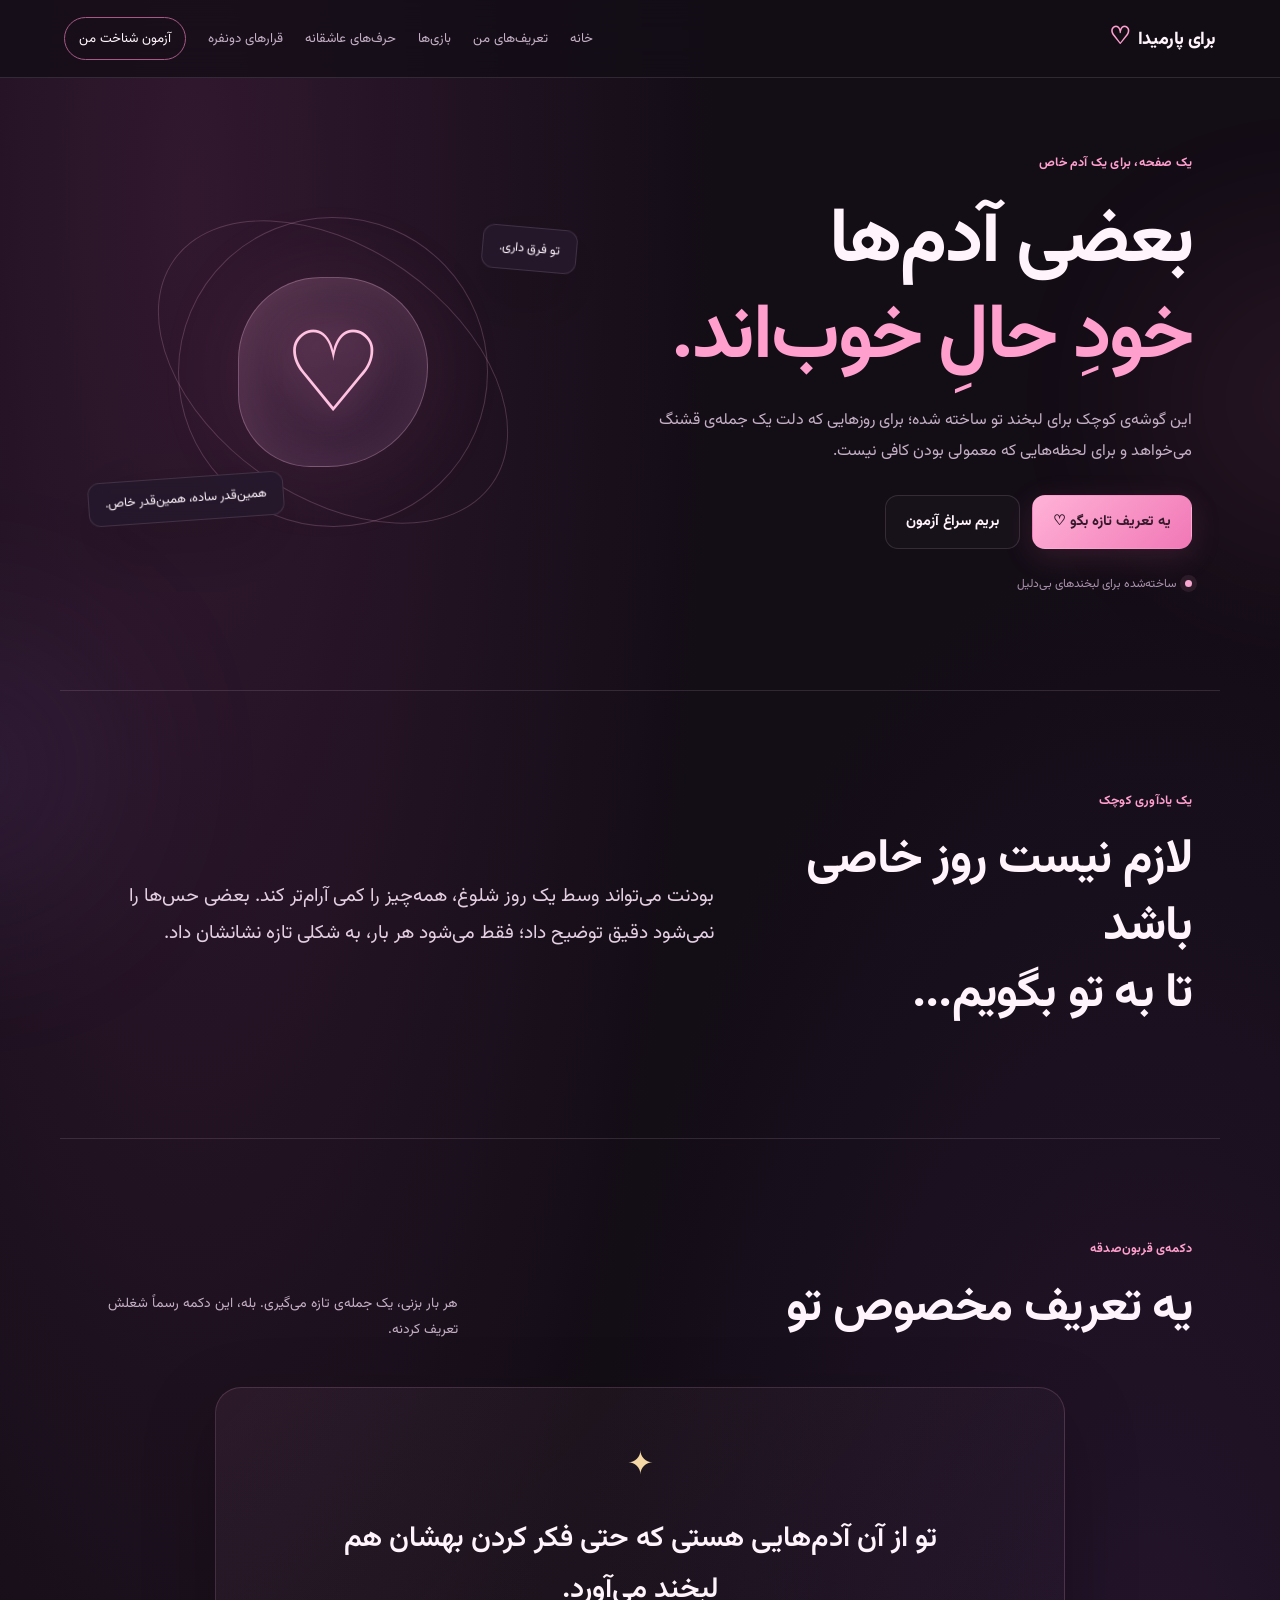
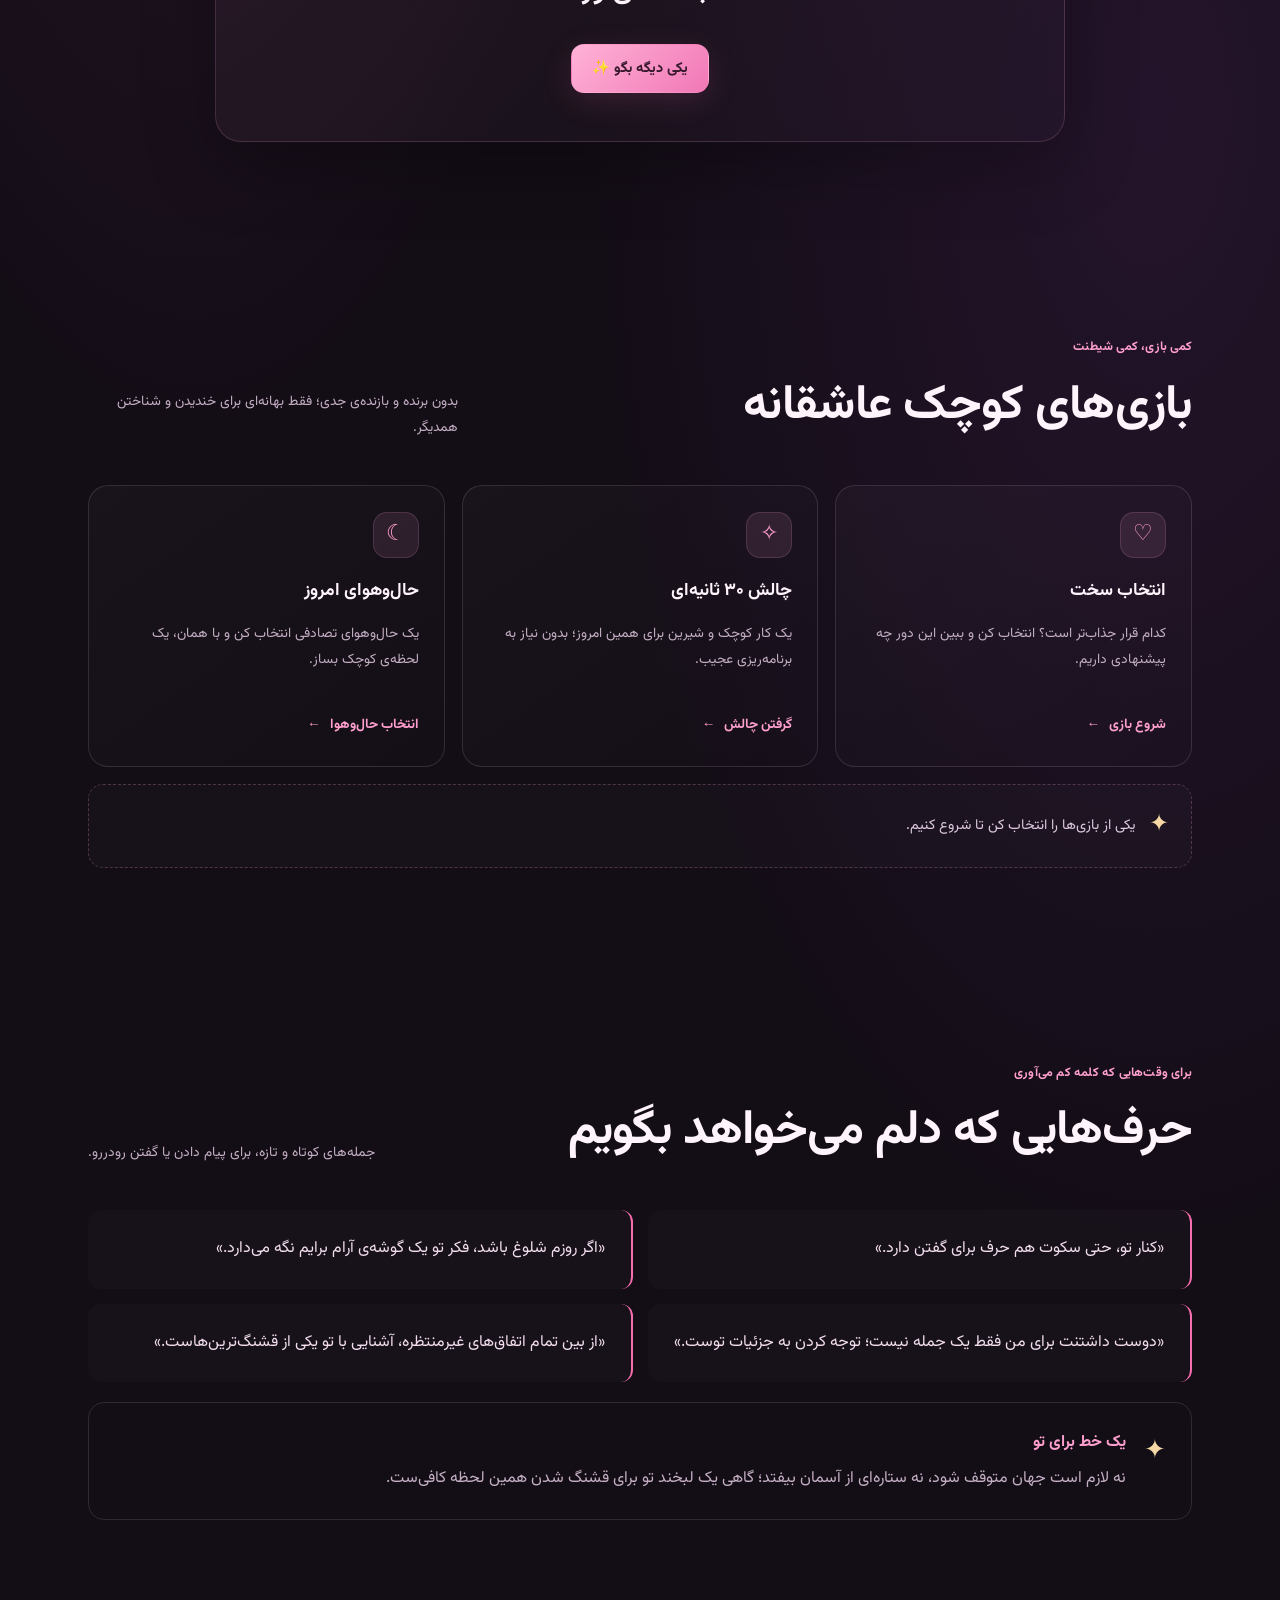
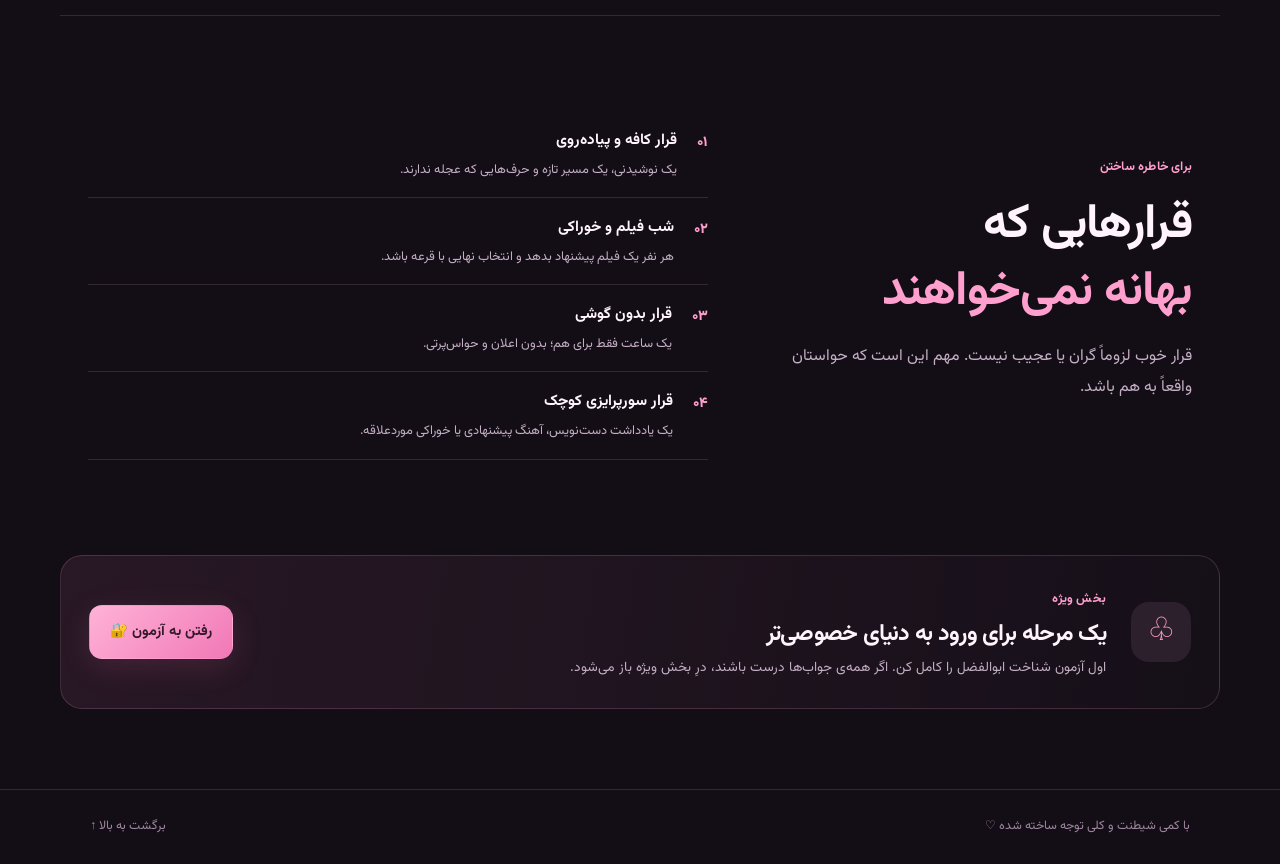
<file: index.html>
<!doctype html>
<html lang="fa" dir="rtl">
<head>
  <meta charset="utf-8"><meta name="viewport" content="width=device-width, initial-scale=1">
  <meta name="theme-color" content="#190f1b"><meta name="description" content="یک گوشه‌ی کوچک و عاشقانه برای پارمیدا">
  <title>برای پارمیدا ♡</title><link rel="stylesheet" href="style.css">
</head>
<body>
  <div class="ambient ambient-one"></div><div class="ambient ambient-two"></div>
  <header class="topbar"><a class="brand" href="index.html">برای پارمیدا <span>♡</span></a><button class="menu-toggle" aria-label="باز کردن منو" id="menuToggle">☰</button>
    <nav id="nav"><a href="#home">خانه</a><a href="#compliments">تعریف‌های من</a><a href="#games">بازی‌ها</a><a href="#words">حرف‌های عاشقانه</a><a href="#dates">قرارهای دونفره</a><a href="quiz.html" class="nav-cta">آزمون شناخت من</a></nav>
  </header>
  <main>
    <section class="hero section" id="home"><div class="hero-copy"><span class="eyebrow">یک صفحه، برای یک آدم خاص</span><h1>بعضی آدم‌ها<br><em>خودِ حالِ خوب‌اند.</em></h1><p>این گوشه‌ی کوچک برای لبخند تو ساخته شده؛ برای روزهایی که دلت یک جمله‌ی قشنگ می‌خواهد و برای لحظه‌هایی که معمولی بودن کافی نیست.</p><div class="hero-actions"><a class="button primary" href="#compliments">یه تعریف تازه بگو ♡</a><a class="button ghost" href="quiz.html">بریم سراغ آزمون</a></div><div class="hero-note"><span class="pulse"></span> ساخته‌شده برای لبخندهای بی‌دلیل</div></div><div class="hero-art"><div class="orbit orbit-a"></div><div class="orbit orbit-b"></div><div class="heart-glass">♡</div><div class="floating-note note-a">تو فرق داری.</div><div class="floating-note note-b">همین‌قدر ساده، همین‌قدر خاص.</div></div></section>
    <section class="section intro-grid"><div><span class="eyebrow">یک یادآوری کوچک</span><h2>لازم نیست روز خاصی باشد<br>تا به تو بگویم...</h2></div><p class="large-copy">بودنت می‌تواند وسط یک روز شلوغ، همه‌چیز را کمی آرام‌تر کند. بعضی حس‌ها را نمی‌شود دقیق توضیح داد؛ فقط می‌شود هر بار، به شکلی تازه نشانشان داد.</p></section>
    <section class="section" id="compliments"><div class="section-heading"><div><span class="eyebrow">دکمه‌ی قربون‌صدقه</span><h2>یه تعریف مخصوص تو</h2></div><p>هر بار بزنی، یک جمله‌ی تازه می‌گیری. بله، این دکمه رسماً شغلش تعریف کردنه.</p></div><div class="compliment-card"><span class="sparkle">✦</span><p id="complimentText" aria-live="polite">تو از آن آدم‌هایی هستی که حتی فکر کردن بهشان هم لبخند می‌آورد.</p><button class="button primary" id="complimentBtn">یکی دیگه بگو ✨</button></div></section>
    <section class="section" id="games"><div class="section-heading"><div><span class="eyebrow">کمی بازی، کمی شیطنت</span><h2>بازی‌های کوچک عاشقانه</h2></div><p>بدون برنده و بازنده‌ی جدی؛ فقط بهانه‌ای برای خندیدن و شناختن همدیگر.</p></div><div class="card-grid three">
      <article class="feature-card"><div class="card-icon">♡</div><h3>انتخاب سخت</h3><p>کدام قرار جذاب‌تر است؟ انتخاب کن و ببین این دور چه پیشنهادی داریم.</p><button class="text-button" data-game="choice">شروع بازی <span>←</span></button></article>
      <article class="feature-card"><div class="card-icon">✧</div><h3>چالش ۳۰ ثانیه‌ای</h3><p>یک کار کوچک و شیرین برای همین امروز؛ بدون نیاز به برنامه‌ریزی عجیب.</p><button class="text-button" data-game="challenge">گرفتن چالش <span>←</span></button></article>
      <article class="feature-card"><div class="card-icon">☾</div><h3>حال‌وهوای امروز</h3><p>یک حال‌وهوای تصادفی انتخاب کن و با همان، یک لحظه‌ی کوچک بساز.</p><button class="text-button" data-game="mood">انتخاب حال‌وهوا <span>←</span></button></article>
    </div><div class="game-result" id="gameResult" aria-live="polite"><span>✦</span><p>یکی از بازی‌ها را انتخاب کن تا شروع کنیم.</p></div></section>
    <section class="section" id="words"><div class="section-heading"><div><span class="eyebrow">برای وقت‌هایی که کلمه کم می‌آوری</span><h2>حرف‌هایی که دلم می‌خواهد بگویم</h2></div><p>جمله‌های کوتاه و تازه، برای پیام دادن یا گفتن رو‌در‌رو.</p></div><div class="quote-grid"><blockquote>«کنار تو، حتی سکوت هم حرف برای گفتن دارد.»</blockquote><blockquote>«اگر روزم شلوغ باشد، فکر تو یک گوشه‌ی آرام برایم نگه می‌دارد.»</blockquote><blockquote>«دوست داشتنت برای من فقط یک جمله نیست؛ توجه کردن به جزئیات توست.»</blockquote><blockquote>«از بین تمام اتفاق‌های غیرمنتظره، آشنایی با تو یکی از قشنگ‌ترین‌هاست.»</blockquote></div><div class="poem-note"><span>✦</span><div><strong>یک خط برای تو</strong><p>نه لازم است جهان متوقف شود، نه ستاره‌ای از آسمان بیفتد؛ گاهی یک لبخند تو برای قشنگ شدن همین لحظه کافی‌ست.</p></div></div></section>
    <section class="section date-section" id="dates"><div class="date-copy"><span class="eyebrow">برای خاطره ساختن</span><h2>قرارهایی که<br><em>بهانه نمی‌خواهند</em></h2><p>قرار خوب لزوماً گران یا عجیب نیست. مهم این است که حواستان واقعاً به هم باشد.</p></div><div class="date-list"><div><span>۰۱</span><p><strong>قرار کافه و پیاده‌روی</strong><small>یک نوشیدنی، یک مسیر تازه و حرف‌هایی که عجله ندارند.</small></p></div><div><span>۰۲</span><p><strong>شب فیلم و خوراکی</strong><small>هر نفر یک فیلم پیشنهاد بدهد و انتخاب نهایی با قرعه باشد.</small></p></div><div><span>۰۳</span><p><strong>قرار بدون گوشی</strong><small>یک ساعت فقط برای هم؛ بدون اعلان و حواس‌پرتی.</small></p></div><div><span>۰۴</span><p><strong>قرار سورپرایزی کوچک</strong><small>یک یادداشت دست‌نویس، آهنگ پیشنهادی یا خوراکی موردعلاقه.</small></p></div></div></section>
    <section class="section special-teaser"><div class="lock-symbol">♧</div><div><span class="eyebrow">بخش ویژه</span><h2>یک مرحله برای ورود به دنیای خصوصی‌تر</h2><p>اول آزمون شناخت ابوالفضل را کامل کن. اگر همه‌ی جواب‌ها درست باشند، درِ بخش ویژه باز می‌شود.</p></div><a href="quiz.html" class="button primary">رفتن به آزمون 🔐</a></section>
  </main>
  <footer><span>با کمی شیطنت و کلی توجه ساخته شده ♡</span><a href="#home">برگشت به بالا ↑</a></footer>
  <script src="script.js"></script>
</body></html>
</file>
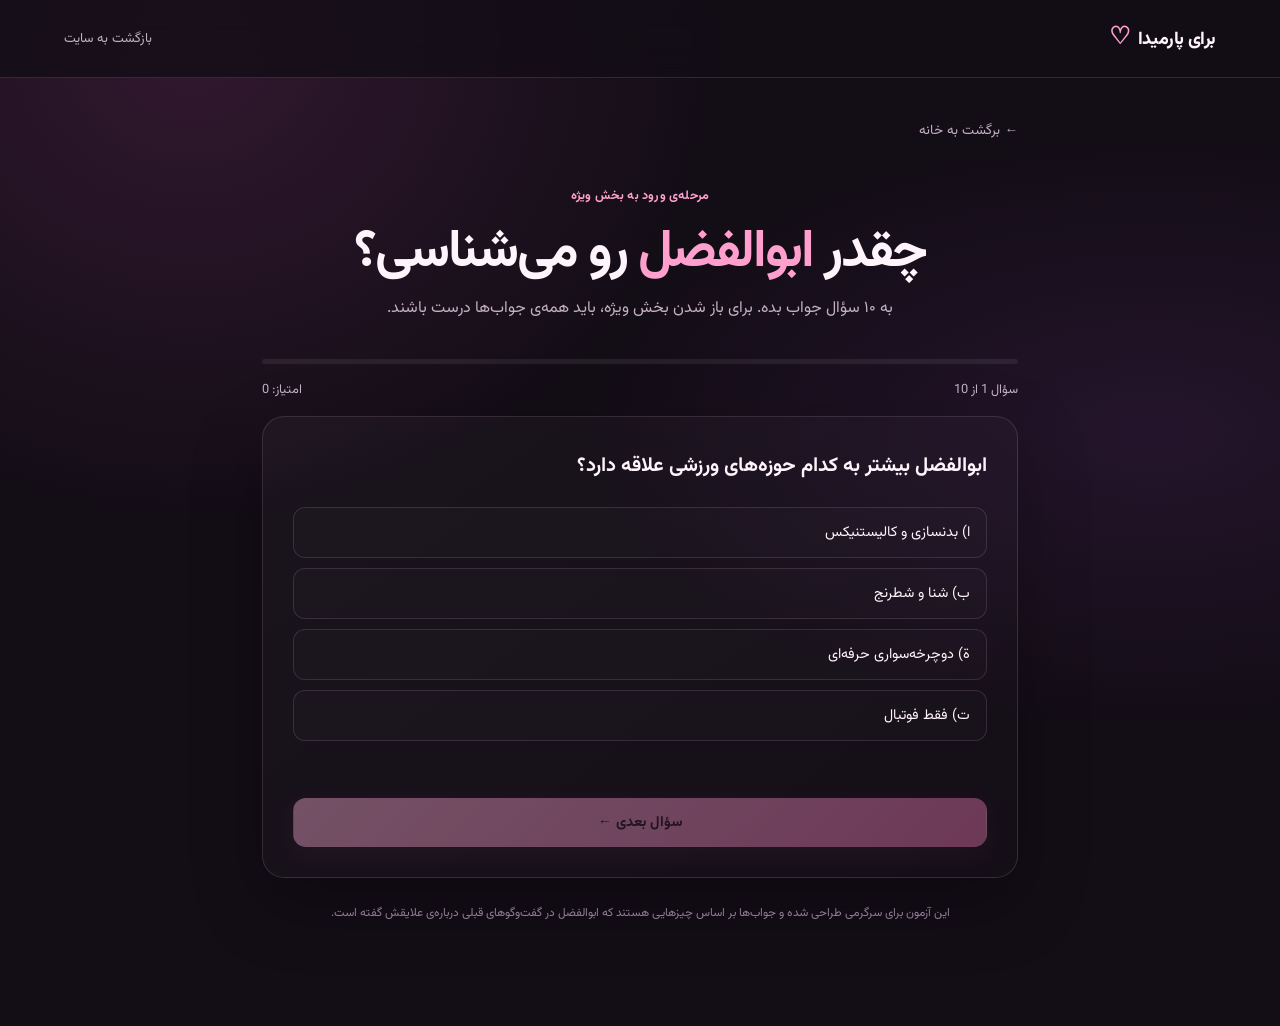
<file: quiz.html>
<!doctype html><html lang="fa" dir="rtl"><head><meta charset="utf-8"><meta name="viewport" content="width=device-width, initial-scale=1"><meta name="theme-color" content="#190f1b"><title>چقدر ابوالفضل رو می‌شناسی؟</title><link rel="stylesheet" href="style.css"></head><body class="subpage"><header class="topbar"><a class="brand" href="index.html">برای پارمیدا <span>♡</span></a><nav><a href="index.html">بازگشت به سایت</a></nav></header><main class="quiz-wrap"><a class="back-link" href="index.html">← برگشت به خانه</a><div class="quiz-heading"><span class="eyebrow">مرحله‌ی ورود به بخش ویژه</span><h1>چقدر <em>ابوالفضل</em> رو می‌شناسی؟</h1><p>به ۱۰ سؤال جواب بده. برای باز شدن بخش ویژه، باید همه‌ی جواب‌ها درست باشند.</p></div><div class="progress-line"><span id="progressBar"></span></div><div class="quiz-meta"><span id="questionCount">سؤال ۱ از ۱۰</span><span id="scoreLabel">امتیاز: ۰</span></div><section class="quiz-card" id="quizCard"><h2 id="questionText">در حال آماده‌سازی...</h2><div class="answers" id="answers"></div><p class="feedback" id="feedback" aria-live="polite"></p><button class="button primary full" id="nextBtn" disabled>سؤال بعدی ←</button></section><section class="result-card hidden" id="resultCard"><div class="result-icon" id="resultIcon">♡</div><h2 id="resultTitle"></h2><p id="resultText"></p><div id="resultActions"></div></section><p class="quiz-footnote">این آزمون برای سرگرمی طراحی شده و جواب‌ها بر اساس چیزهایی هستند که ابوالفضل در گفت‌وگوهای قبلی درباره‌ی علایقش گفته است.</p></main><script src="quiz.js"></script></body></html>
</file>
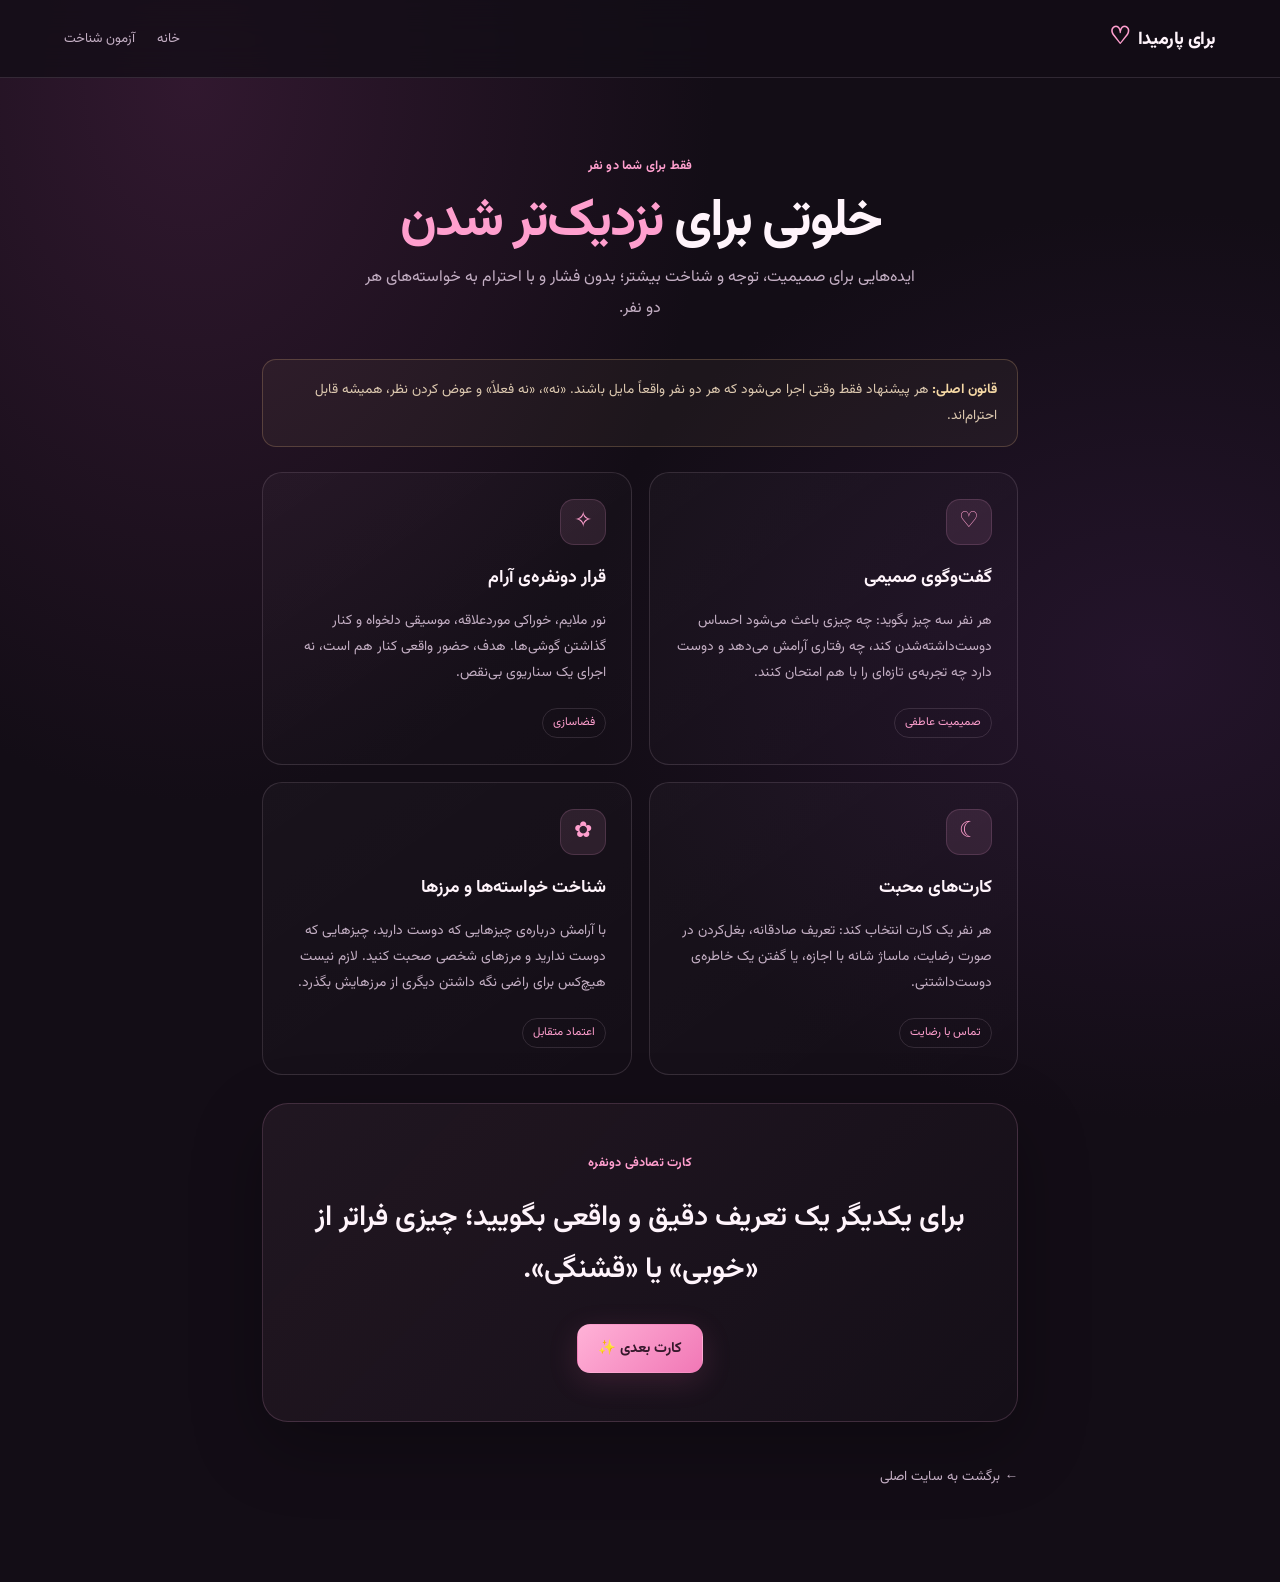
<file: special.html>
<!doctype html><html lang="fa" dir="rtl"><head><meta charset="utf-8"><meta name="viewport" content="width=device-width, initial-scale=1"><meta name="theme-color" content="#190f1b"><title>بخش ویژه‌ی ما</title><link rel="stylesheet" href="style.css"></head><body class="subpage"><header class="topbar"><a class="brand" href="index.html">برای پارمیدا <span>♡</span></a><nav><a href="index.html">خانه</a><a href="quiz.html">آزمون شناخت</a></nav></header><main class="special-wrap"><div id="lockedView" class="result-card"><div class="result-icon">🔐</div><span class="eyebrow">دسترسی محدود</span><h1>این بخش هنوز قفله</h1><p>برای ورود باید آزمون شناخت ابوالفضل رو با امتیاز کامل تموم کنی.</p><a href="quiz.html" class="button primary">رفتن به آزمون</a></div><div id="unlockedView" class="hidden"><div class="quiz-heading"><span class="eyebrow">فقط برای شما دو نفر</span><h1>خلوتی برای <em>نزدیک‌تر شدن</em></h1><p>ایده‌هایی برای صمیمیت، توجه و شناخت بیشتر؛ بدون فشار و با احترام به خواسته‌های هر دو نفر.</p></div><div class="notice"><strong>قانون اصلی:</strong> هر پیشنهاد فقط وقتی اجرا می‌شود که هر دو نفر واقعاً مایل باشند. «نه»، «نه فعلاً» و عوض کردن نظر، همیشه قابل احترام‌اند.</div><div class="card-grid two intimate-grid"><article class="feature-card"><div class="card-icon">♡</div><h3>گفت‌وگوی صمیمی</h3><p>هر نفر سه چیز بگوید: چه چیزی باعث می‌شود احساس دوست‌داشته‌شدن کند، چه رفتاری آرامش می‌دهد و دوست دارد چه تجربه‌ی تازه‌ای را با هم امتحان کنند.</p><span class="tag">صمیمیت عاطفی</span></article><article class="feature-card"><div class="card-icon">✧</div><h3>قرار دونفره‌ی آرام</h3><p>نور ملایم، خوراکی موردعلاقه، موسیقی دلخواه و کنار گذاشتن گوشی‌ها. هدف، حضور واقعی کنار هم است، نه اجرای یک سناریوی بی‌نقص.</p><span class="tag">فضاسازی</span></article><article class="feature-card"><div class="card-icon">☾</div><h3>کارت‌های محبت</h3><p>هر نفر یک کارت انتخاب کند: تعریف صادقانه، بغل‌کردن در صورت رضایت، ماساژ شانه با اجازه، یا گفتن یک خاطره‌ی دوست‌داشتنی.</p><span class="tag">تماس با رضایت</span></article><article class="feature-card"><div class="card-icon">✿</div><h3>شناخت خواسته‌ها و مرزها</h3><p>با آرامش درباره‌ی چیزهایی که دوست دارید، چیزهایی که دوست ندارید و مرزهای شخصی صحبت کنید. لازم نیست هیچ‌کس برای راضی نگه داشتن دیگری از مرزهایش بگذرد.</p><span class="tag">اعتماد متقابل</span></article></div><section class="compliment-card intimacy-picker"><span class="eyebrow">کارت تصادفی دونفره</span><p id="intimacyPrompt">برای یکدیگر یک تعریف دقیق و واقعی بگویید؛ چیزی فراتر از «خوبی» یا «قشنگی».</p><button class="button primary" id="nextIntimacy">کارت بعدی ✨</button></section><a class="back-link" href="index.html">← برگشت به سایت اصلی</a></div></main><script src="special.js"></script></body></html>
</file>
<file: style.css>
@import url('https://fonts.googleapis.com/css2?family=Vazirmatn:wght@300;400;500;600;700;800&display=swap');
:root{--bg:#130d16;--panel:#211626;--panel2:#2a1b30;--text:#fff4fb;--muted:#c4afc4;--pink:#ff9fce;--pink2:#f56eae;--gold:#f5d8a5;--line:rgba(255,220,244,.13);--shadow:0 24px 70px rgba(0,0,0,.26)}*{box-sizing:border-box}html{scroll-behavior:smooth;scroll-padding-top:95px}body{margin:0;background:radial-gradient(ellipse at 15% 5%,#31182f 0,transparent 34%),radial-gradient(ellipse at 90% 42%,#24142b 0,transparent 35%),var(--bg);color:var(--text);font-family:'Vazirmatn',Tahoma,sans-serif;line-height:1.9;overflow-x:hidden}.ambient{position:fixed;width:260px;height:260px;border-radius:50%;filter:blur(100px);opacity:.12;pointer-events:none;z-index:-1;background:#ff65b4}.ambient-one{top:30%;right:-160px}.ambient-two{bottom:0;left:-160px;background:#b47bff}a{color:inherit;text-decoration:none}.topbar{height:78px;display:flex;align-items:center;justify-content:space-between;padding:0 max(calc((100vw - 1160px)/2),5vw);border-bottom:1px solid var(--line);background:rgba(19,13,22,.78);backdrop-filter:blur(16px);position:sticky;top:0;z-index:10}.brand{font-size:1.12rem;font-weight:800;letter-spacing:-.4px;white-space:nowrap}.brand span{color:var(--pink);font-size:1.5rem;margin-right:4px}.topbar nav{display:flex;align-items:center;gap:22px;font-size:.83rem;color:var(--muted)}.topbar nav a:hover,.back-link:hover{color:var(--pink)}.topbar nav .nav-cta{padding:8px 14px;border:1px solid #a85883;border-radius:999px;color:var(--text)}.menu-toggle{display:none;background:none;color:var(--text);border:0;font-size:1.4rem}.section{max-width:1160px;margin:0 auto;padding:95px 28px}.hero{min-height:590px;display:grid;grid-template-columns:1.08fr .92fr;align-items:center;gap:40px;padding-top:70px}.eyebrow{color:var(--pink);font-size:.78rem;font-weight:700;letter-spacing:.2px}.hero h1,.quiz-heading h1{font-size:clamp(2.6rem,6vw,5rem);line-height:1.25;letter-spacing:-2px;margin:16px 0 20px}.hero h1 em,.date-copy h2 em,.quiz-heading h1 em{font-style:normal;color:var(--pink)}.hero-copy>p,.date-copy>p,.quiz-heading>p{max-width:550px;color:var(--muted);font-size:1rem}.hero-actions{display:flex;gap:12px;flex-wrap:wrap;margin-top:28px}.button{border:1px solid transparent;border-radius:13px;padding:12px 20px;font-family:inherit;font-weight:700;font-size:.9rem;cursor:pointer;display:inline-flex;justify-content:center;align-items:center;gap:8px;transition:.22s ease}.button:hover{transform:translateY(-2px)}.primary{background:linear-gradient(135deg,#ffb2d7,#f178b6);color:#35182b;box-shadow:0 8px 30px #f56eae25}.ghost{border-color:var(--line);background:#ffffff05}.hero-note{color:#aa91ab;font-size:.75rem;margin-top:24px;display:flex;align-items:center;gap:9px}.pulse{width:7px;height:7px;border-radius:50%;background:#f8a8d0;box-shadow:0 0 0 5px #f8a8d018}.hero-art{height:400px;position:relative;display:grid;place-items:center}.orbit{position:absolute;border:1px solid #f8b7dd35;border-radius:50%;transform:rotate(-22deg)}.orbit-a{width:310px;height:310px}.orbit-b{width:390px;height:250px;transform:rotate(35deg)}.heart-glass{width:190px;height:190px;border:1px solid #ffc6e84d;border-radius:48% 52% 58% 42%;background:linear-gradient(145deg,#fba9d52b,#b66bce18);box-shadow:inset 0 0 50px #fba9d51a,0 0 90px #f56eae18;display:grid;place-items:center;font-size:7rem;color:#ffc2e0;text-shadow:0 0 38px #ff8bc8;animation:float 5s ease-in-out infinite}.floating-note{position:absolute;border:1px solid var(--line);background:#25182be8;backdrop-filter:blur(10px);padding:9px 16px;border-radius:12px;font-size:.8rem;box-shadow:var(--shadow)}.note-a{top:55px;right:0;transform:rotate(5deg)}.note-b{bottom:50px;left:0;transform:rotate(-4deg)}@keyframes float{50%{transform:translateY(-10px) rotate(3deg)}}.intro-grid{border-top:1px solid var(--line);border-bottom:1px solid var(--line);display:grid;grid-template-columns:.8fr 1.2fr;gap:60px;align-items:center}.section h2,.date-copy h2{font-size:clamp(1.9rem,4vw,3rem);line-height:1.4;margin:10px 0 15px;letter-spacing:-.7px}.large-copy{font-size:1.2rem;color:#e3cfe1;max-width:670px}.section-heading{display:flex;justify-content:space-between;align-items:end;gap:30px;margin-bottom:30px}.section-heading>p{max-width:370px;color:var(--muted);font-size:.86rem}.compliment-card{max-width:850px;margin:0 auto;text-align:center;padding:48px 25px;border:1px solid #f3a9d42c;border-radius:26px;background:linear-gradient(135deg,#f5a4d010,#ffffff03);box-shadow:var(--shadow)}.sparkle{font-size:2rem;color:var(--gold)}.compliment-card>p{font-size:clamp(1.2rem,3vw,1.8rem);font-weight:600;max-width:650px;margin:16px auto 28px;line-height:1.8}.card-grid{display:grid;gap:17px}.three{grid-template-columns:repeat(3,1fr)}.two{grid-template-columns:repeat(2,1fr)}.feature-card{padding:26px 25px;background:linear-gradient(145deg,#ffffff07,#ffffff02);border:1px solid var(--line);border-radius:20px;transition:.25s}.feature-card:hover{transform:translateY(-4px);border-color:#f5a5d84a}.card-icon{width:46px;height:46px;display:grid;place-items:center;background:#f8a4d51a;border:1px solid #f8a4d528;border-radius:14px;color:var(--pink);font-size:1.4rem}.feature-card h3{margin:16px 0 6px;font-size:1.1rem}.feature-card p{color:var(--muted);font-size:.86rem;min-height:75px}.text-button{background:none;border:0;padding:0;color:var(--pink);font-family:inherit;font-size:.85rem;font-weight:700;cursor:pointer}.text-button span{display:inline-block;margin-right:6px;transition:.2s}.text-button:hover span{transform:translateX(-4px)}.game-result{display:flex;gap:14px;align-items:center;margin-top:17px;padding:18px 22px;background:#ffffff05;border:1px dashed #e5a2cf40;border-radius:15px;color:#dec9de}.game-result>span{color:var(--gold);font-size:1.5rem}.game-result p{margin:0;font-size:.9rem}.quote-grid{display:grid;grid-template-columns:repeat(2,1fr);gap:15px}.quote-grid blockquote{margin:0;padding:24px 26px;border-right:2px solid var(--pink2);background:#ffffff05;border-radius:12px;color:#f2deee;font-size:1rem}.poem-note{display:flex;gap:18px;margin-top:20px;padding:25px;border:1px solid var(--line);border-radius:16px}.poem-note>span{color:var(--gold);font-size:1.6rem}.poem-note strong{color:var(--pink)}.poem-note p{margin:5px 0 0;color:var(--muted)}.date-section{display:grid;grid-template-columns:.8fr 1.2fr;gap:70px;align-items:center;border-top:1px solid var(--line)}.date-list>div{display:flex;gap:20px;padding:15px 0;border-bottom:1px solid var(--line)}.date-list>div>span{font-size:.9rem;color:var(--pink);font-weight:800;padding-top:3px}.date-list p{margin:0}.date-list strong{display:block;font-size:.95rem}.date-list small{display:block;color:var(--muted);font-size:.8rem;margin-top:3px}.special-teaser{display:flex;align-items:center;gap:25px;padding:28px;border:1px solid #f4a5d42e;border-radius:22px;background:linear-gradient(100deg,#e77bb01a,#ffffff03);margin-bottom:80px}.special-teaser h2{font-size:1.45rem;margin:4px 0}.special-teaser p{margin:0;color:var(--muted);font-size:.85rem}.special-teaser>div:nth-child(2){flex:1}.lock-symbol{width:60px;height:60px;display:grid;place-items:center;background:#f5a3d21a;border-radius:18px;font-size:2rem;color:var(--pink)}footer{border-top:1px solid var(--line);padding:25px max(calc((100vw - 1100px)/2),5vw);display:flex;justify-content:space-between;color:#9e879f;font-size:.78rem}.subpage{min-height:100vh}.subpage .topbar{position:relative}.quiz-wrap,.special-wrap{max-width:800px;margin:0 auto;padding:38px 22px 90px}.back-link{color:var(--muted);font-size:.85rem}.quiz-heading{text-align:center;margin:35px 0}.quiz-heading h1{font-size:clamp(2rem,5vw,3.3rem);margin:8px 0}.quiz-heading p{margin:0 auto}.progress-line{height:5px;background:#ffffff12;border-radius:99px;overflow:hidden}.progress-line span{display:block;width:0;height:100%;background:linear-gradient(90deg,#f078b7,#ffd1e8);transition:width .3s}.quiz-meta{display:flex;justify-content:space-between;color:var(--muted);font-size:.8rem;margin:14px 0}.quiz-card,.result-card{padding:30px;border:1px solid var(--line);border-radius:22px;background:linear-gradient(145deg,#ffffff08,#ffffff02);box-shadow:var(--shadow)}.quiz-card h2{font-size:1.25rem;margin:0 0 22px}.answers{display:grid;gap:10px}.answer-option{width:100%;text-align:right;padding:13px 16px;border:1px solid var(--line);border-radius:12px;background:#ffffff04;color:var(--text);font-family:inherit;font-size:.9rem;cursor:pointer;transition:.2s}.answer-option:hover:not(:disabled){border-color:#f7a7d6;background:#f5a4d50b}.answer-option.selected{border-color:var(--pink);background:#f5a4d51c}.answer-option.correct{border-color:#7ad6a5;background:#4bc88715}.answer-option.wrong{border-color:#ff8585;background:#ff656510}.answer-option:disabled{cursor:default}.feedback{min-height:30px;color:var(--muted);font-size:.83rem}.full{width:100%}.button:disabled{opacity:.4;cursor:not-allowed;transform:none}.result-card{text-align:center;padding:40px 25px}.result-icon{font-size:3rem;color:var(--pink)}.result-card h2,.result-card h1{margin:5px 0 10px}.result-card p{color:var(--muted);max-width:550px;margin:0 auto 24px}.result-card .button{margin:5px}.hidden{display:none!important}.quiz-footnote{font-size:.74rem;color:#927d95;text-align:center;margin-top:24px}.notice{padding:17px 20px;border:1px solid #f4c58a38;border-radius:14px;background:#f5d8a50b;color:#ddc9b0;font-size:.85rem;margin:25px 0}.notice strong{color:var(--gold)}.intimate-grid .feature-card p{min-height:unset}.tag{display:inline-block;margin-top:8px;padding:3px 10px;border:1px solid var(--line);border-radius:999px;font-size:.72rem;color:var(--pink)}.intimacy-picker{margin:28px 0 40px}.intimacy-picker .eyebrow{display:block}.special-wrap>.back-link{display:inline-block;margin-top:15px}
@media(max-width:850px){.topbar{padding:0 22px}.topbar nav{gap:12px}.topbar nav a{font-size:.75rem}.hero{gap:15px}.hero-art{transform:scale(.85)}.section{padding:75px 24px}.date-section{gap:35px}}@media(max-width:650px){.topbar{height:68px}.menu-toggle{display:block}.topbar nav{display:none;position:absolute;top:67px;right:12px;left:12px;background:#211626;border:1px solid var(--line);border-radius:16px;padding:14px;box-shadow:var(--shadow);flex-direction:column;align-items:stretch;gap:2px}.topbar nav.open{display:flex}.topbar nav a{padding:8px 10px;font-size:.86rem}.hero{grid-template-columns:1fr;padding-top:45px;gap:0}.hero h1{font-size:3.15rem}.hero-art{height:280px;transform:scale(.78);margin-top:-5px}.intro-grid,.date-section{grid-template-columns:1fr;gap:15px}.intro-grid{padding-top:55px;padding-bottom:55px}.large-copy{font-size:1rem}.section-heading{display:block}.section-heading>p{margin-top:0}.three,.two,.quote-grid{grid-template-columns:1fr}.feature-card p{min-height:unset}.special-teaser{flex-wrap:wrap;margin:0 22px 55px}.special-teaser>div:nth-child(2){flex-basis:calc(100% - 90px)}.special-teaser>.button{width:100%}.section{padding:62px 22px}.section h2,.date-copy h2{font-size:2rem}.compliment-card{padding:32px 18px}footer{gap:15px;flex-direction:column;padding:22px}.quiz-card{padding:22px 17px}.quiz-wrap,.special-wrap{padding:25px 16px 65px}.quiz-heading{margin:30px 0}.quiz-heading h1{letter-spacing:-1px}.result-card{padding:30px 17px}}
</file>
